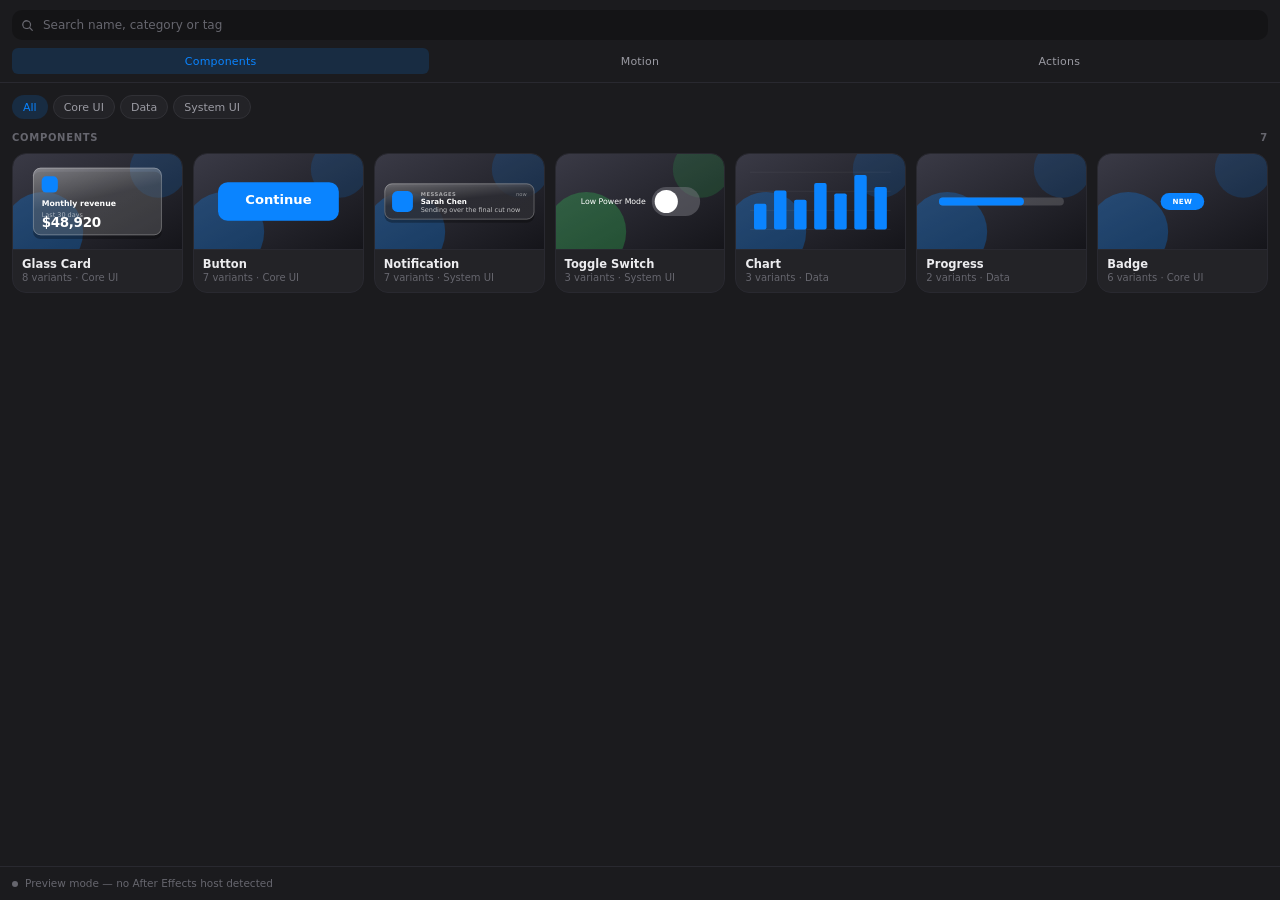
<file: com.applemotion.pro/index.html>
<!DOCTYPE html>
<html lang="en">
<head>
  <meta charset="utf-8">
  <title>Apple Motion UI</title>
  <link rel="stylesheet" href="css/panel.css">
</head>
<body>
  <div class="app">

    <header class="topbar">
      <div class="search" id="searchWrap">
        <svg viewBox="0 0 16 16"><path d="M11.3 10.2a5.5 5.5 0 1 0-1.1 1.1l3.2 3.2a.8.8 0 0 0 1.1-1.1zM7 11a4 4 0 1 1 0-8 4 4 0 0 1 0 8z"/></svg>
        <input id="search" type="text" placeholder="Search name, category or tag" autocomplete="off" spellcheck="false">
        <button class="clear" id="searchClear" title="Clear search" aria-label="Clear search">✕</button>
      </div>
      <nav class="tabs" role="tablist">
        <button class="tab" role="tab" data-view="components" aria-selected="true">Components</button>
        <button class="tab" role="tab" data-view="motion" aria-selected="false">Motion</button>
        <button class="tab" role="tab" data-view="actions" aria-selected="false">Actions</button>
      </nav>
    </header>

    <main class="body" id="body">
      <section class="view" id="view-components"></section>
      <section class="view" id="view-motion" hidden></section>
      <section class="view" id="view-actions" hidden></section>
    </main>

    <footer class="statusbar" id="status" data-state="idle">
      <span class="dot"></span>
      <span class="msg" id="statusMsg">Ready</span>
    </footer>

    <!-- Component builder, slides up over the browser (§25) -->
    <section class="sheet" id="sheet" aria-hidden="true">
      <header class="sheet-head">
        <button class="back" id="sheetBack" title="Back" aria-label="Back">‹</button>
        <div>
          <div class="sheet-title" id="sheetTitle">Component</div>
          <div class="sheet-sub" id="sheetSub"></div>
        </div>
      </header>
      <div class="sheet-body">
        <div class="hero-wrap">
          <div class="hero" id="sheetHero"></div>
          <button class="play" id="sheetPlay" title="Preview the animation" aria-label="Preview the animation">
            <svg viewBox="0 0 16 16" aria-hidden="true"><path d="M4 3.2v9.6c0 .5.5.8 1 .5l7.5-4.8a.6.6 0 0 0 0-1L5 2.7c-.5-.3-1 0-1 .5z"/></svg>
            <span>Preview</span>
          </button>
        </div>
        <div id="sheetSections"></div>
      </div>
      <footer class="sheet-foot">
        <button class="btn" id="sheetReset">Reset</button>
        <button class="btn primary" id="sheetCreate">Create</button>
      </footer>
    </section>

  </div>

  <script src="js/lib/cep-bridge.js"></script>
  <script src="js/lib/controls.js"></script>
  <script src="js/data/tokens.js"></script>
  <script src="js/data/motion.js"></script>
  <script src="js/data/library.js"></script>
  <script src="js/data/previews.js"></script>
  <script src="js/data/animator.js"></script>
  <script src="js/app.js"></script>
</body>
</html>
</file>
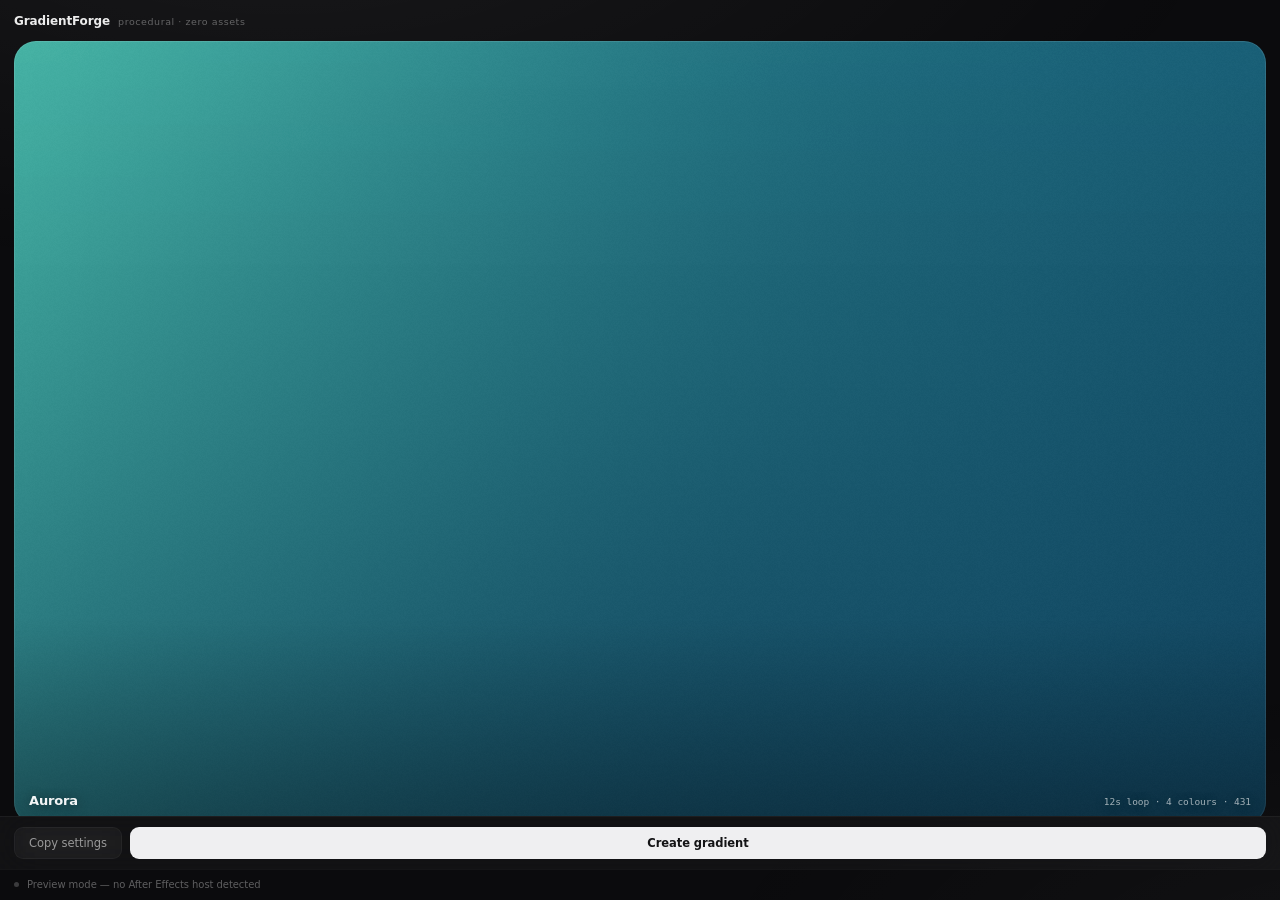
<file: com.gradientforge.pro/index.html>
<!DOCTYPE html>
<html lang="en">
<head>
  <meta charset="utf-8">
  <title>GradientForge</title>
  <link rel="stylesheet" href="css/panel.css">
</head>
<body>
  <div class="app">

    <header class="topbar">
      <span class="wordmark">GradientForge</span>
      <span class="tagline">procedural · zero assets</span>
    </header>

    <main class="body" id="body">
      <section class="view" id="view"></section>
    </main>

    <footer class="dock">
      <p class="dock-hint" id="gfHint" hidden></p>
      <div class="dock-row">
        <button class="ghost" id="gfCopy" title="Copy the parameters as JSON">Copy settings</button>
        <button class="solid" id="gfCreate">Create gradient</button>
      </div>
    </footer>

    <footer class="statusbar" id="status" data-state="idle">
      <span class="dot"></span>
      <span class="msg" id="statusMsg">Ready</span>
    </footer>

  </div>

  <script src="js/lib/cep-bridge.js"></script>
  <script src="js/lib/controls.js"></script>
  <script src="js/data/library.js"></script>
  <script src="js/data/gradients.js"></script>
  <script src="js/data/sdf.js"></script>
  <script src="js/data/gradient-preview.js"></script>
  <script src="js/app.js"></script>
</body>
</html>
</file>
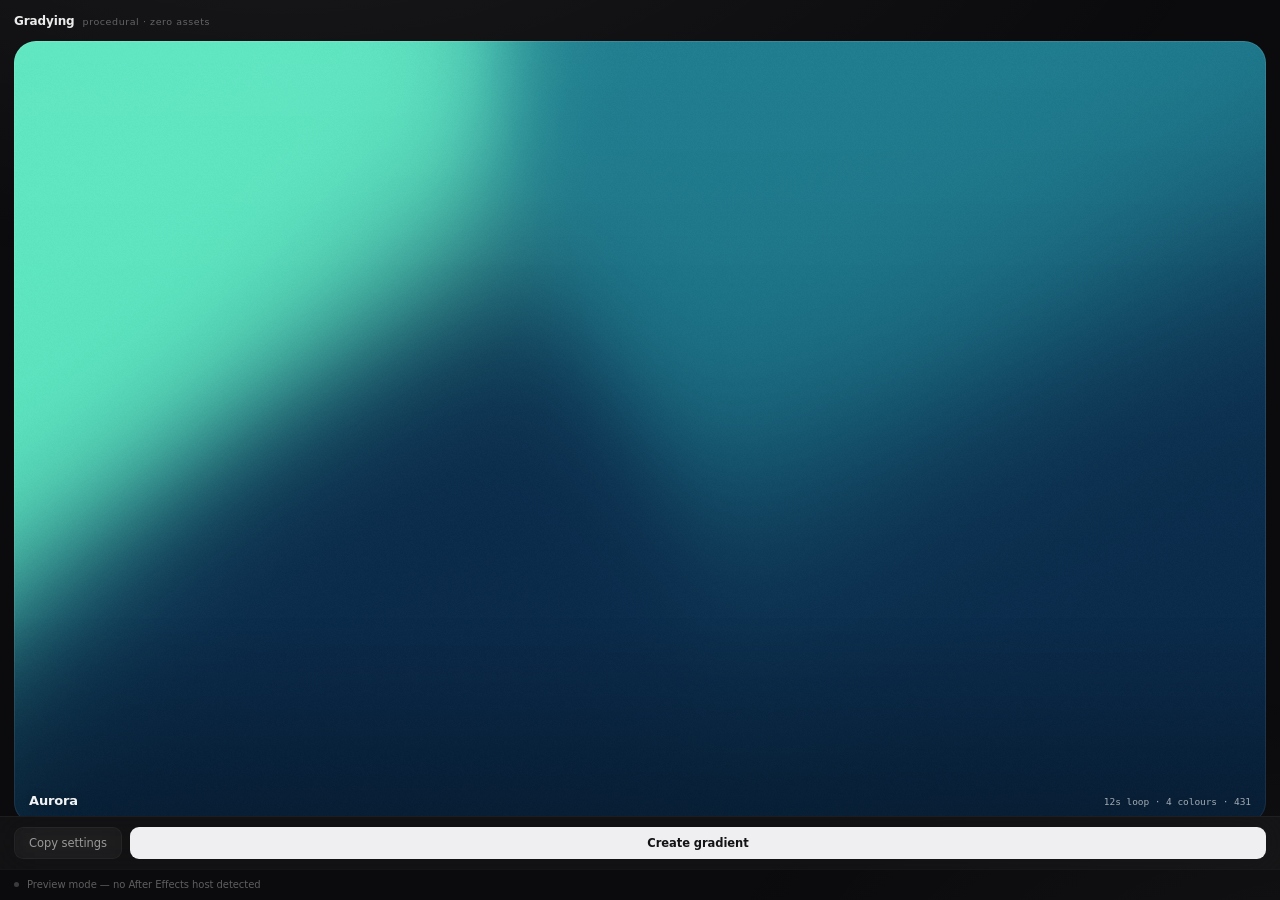
<file: com.gradying.pro/index.html>
<!DOCTYPE html>
<html lang="en">
<head>
  <meta charset="utf-8">
  <title>Gradying</title>
  <link rel="stylesheet" href="css/panel.css">
</head>
<body>
  <div class="app">

    <header class="topbar">
      <span class="wordmark">Gradying</span>
      <span class="tagline">procedural · zero assets</span>
    </header>

    <main class="body" id="body">
      <section class="view" id="view"></section>
    </main>

    <footer class="dock">
      <p class="dock-hint" id="gfHint" hidden></p>
      <div class="dock-row">
        <button class="ghost" id="gfCopy" title="Copy the parameters as JSON">Copy settings</button>
        <button class="solid" id="gfCreate">Create gradient</button>
      </div>
    </footer>

    <footer class="statusbar" id="status" data-state="idle">
      <span class="dot"></span>
      <span class="msg" id="statusMsg">Ready</span>
    </footer>

  </div>

  <script src="js/lib/cep-bridge.js"></script>
  <script src="js/lib/controls.js"></script>
  <script src="js/data/library.js"></script>
  <script src="js/data/gradients.js"></script>
  <script src="js/data/sdf.js"></script>
  <script src="js/data/gradient-preview.js"></script>
  <script src="js/app.js"></script>
</body>
</html>
</file>
<file: com.applemotion.pro/css/panel.css>
/* ==========================================================================
   Apple Motion UI — panel styles
   The panel is docked inside After Effects, so it borrows AE's chrome values
   and spends its colour budget on the component previews instead.
   ========================================================================== */

:root {
  --bg:            #1B1B1E;
  --bg-raised:     #232327;
  --bg-sunken:     #141416;
  --line:          #313136;
  --line-soft:     #292930;
  --text:          #ECECEF;
  --text-dim:      #9A9AA2;
  --text-faint:    #66666E;
  --accent:        #0A84FF;
  --accent-soft:   rgba(10, 132, 255, 0.16);
  --ok:            #30D158;
  --warn:          #FF9F0A;
  --err:           #FF453A;

  --r-sm: 6px;
  --r-md: 10px;
  --r-lg: 14px;

  --font: -apple-system, BlinkMacSystemFont, "SF Pro Text", "Segoe UI", Inter, system-ui, sans-serif;
  --mono: "SF Mono", ui-monospace, Menlo, Consolas, monospace;
}

:root[data-theme="light"] {
  --bg:        #F4F4F6;
  --bg-raised: #FFFFFF;
  --bg-sunken: #E8E8EC;
  --line:      #D6D6DC;
  --line-soft: #E2E2E8;
  --text:      #1C1C1E;
  --text-dim:  #6C6C74;
  --text-faint:#9A9AA2;
  --accent:    #007AFF;
  --accent-soft: rgba(0, 122, 255, 0.12);
}

* { box-sizing: border-box; }

html, body {
  height: 100%;
  margin: 0;
  overflow: hidden;
}

body {
  background: var(--bg);
  color: var(--text);
  font-family: var(--font);
  font-size: 12px;
  line-height: 1.4;
  -webkit-font-smoothing: antialiased;
  user-select: none;
  cursor: default;
}

::-webkit-scrollbar { width: 9px; height: 9px; }
::-webkit-scrollbar-track { background: transparent; }
::-webkit-scrollbar-thumb { background: var(--line); border-radius: 9px; border: 2px solid var(--bg); }
::-webkit-scrollbar-thumb:hover { background: var(--text-faint); }

:focus-visible { outline: 2px solid var(--accent); outline-offset: 1px; border-radius: 3px; }

/* --- shell ------------------------------------------------------------- */

.app {
  position: relative;   /* the parameter sheet is absolutely positioned against this */
  display: flex;
  flex-direction: column;
  height: 100%;
  overflow: hidden;
}

.topbar {
  flex: none;
  padding: 10px 12px 8px;
  border-bottom: 1px solid var(--line-soft);
  background: var(--bg);
}

.search {
  position: relative;
  display: flex;
  align-items: center;
}

.search svg {
  position: absolute;
  left: 9px;
  width: 13px;
  height: 13px;
  fill: var(--text-faint);
  pointer-events: none;
}

.search input[type="text"] {
  width: 100%;
  height: 30px;
  padding: 0 28px 0 30px;
  background: var(--bg-sunken);
  border: 1px solid transparent;
  border-radius: var(--r-md);
  color: var(--text);
  font-family: var(--font);
  font-size: 12px;
  transition: border-color .12s ease, background .12s ease;
}

.search input[type="text"]::placeholder { color: var(--text-faint); }
.search input[type="text"]:focus {
  outline: none;
  border-color: var(--accent);
  background: var(--bg-raised);
}

.search .clear {
  position: absolute;
  right: 6px;
  width: 18px;
  height: 18px;
  border: 0;
  border-radius: 50%;
  background: var(--line);
  color: var(--text-dim);
  font-size: 11px;
  line-height: 1;
  cursor: pointer;
  display: none;
}
.search.has-value .clear { display: block; }

.tabs {
  display: flex;
  gap: 2px;
  margin-top: 8px;
}

.tab {
  flex: 1;
  height: 26px;
  border: 0;
  border-radius: var(--r-sm);
  background: transparent;
  color: var(--text-dim);
  font-family: var(--font);
  font-size: 11px;
  font-weight: 500;
  letter-spacing: 0.2px;
  cursor: pointer;
  transition: background .1s ease, color .1s ease;
}
.tab:hover { color: var(--text); background: var(--bg-raised); }
.tab[aria-selected="true"] {
  background: var(--accent-soft);
  color: var(--accent);
}

/* --- scroll body ------------------------------------------------------- */

.body {
  flex: 1;
  overflow-y: auto;
  overflow-x: hidden;
  padding: 12px;
}

.view[hidden] { display: none; }

.section-label {
  display: flex;
  align-items: center;
  justify-content: space-between;
  margin: 2px 0 8px;
  font-size: 10px;
  font-weight: 600;
  letter-spacing: 0.7px;
  text-transform: uppercase;
  color: var(--text-faint);
}
.section-label + .section-label { margin-top: 18px; }

/* --- component grid ---------------------------------------------------- */

.grid {
  display: grid;
  grid-template-columns: repeat(auto-fill, minmax(150px, 1fr));
  gap: 10px;
}

.tile {
  position: relative;
  padding: 0;
  border: 1px solid var(--line-soft);
  border-radius: var(--r-lg);
  background: var(--bg-raised);
  overflow: hidden;
  cursor: pointer;
  text-align: left;
  font-family: var(--font);
  color: inherit;
  transition: border-color .12s ease, transform .12s ease;
}
.tile:hover { border-color: var(--accent); }
.tile:active { transform: scale(0.985); }

.tile-art {
  display: block;
  aspect-ratio: 16 / 9;
  background: var(--bg-sunken);
  overflow: hidden;
}
.tile-art svg { display: block; width: 100%; height: 100%; }

.tile-meta {
  display: block;
  padding: 7px 9px 9px;
  border-top: 1px solid var(--line-soft);
}

.tile-name {
  display: block;
  font-size: 11.5px;
  font-weight: 600;
  color: var(--text);
}

.tile-cat {
  display: block;
  margin-top: 1px;
  font-size: 10px;
  color: var(--text-faint);
}

/* --- motion + action rows ---------------------------------------------- */

.row-list { display: flex; flex-direction: column; gap: 5px; }

.row {
  display: flex;
  align-items: center;
  gap: 9px;
  width: 100%;
  padding: 8px 10px;
  border: 1px solid var(--line-soft);
  border-radius: var(--r-md);
  background: var(--bg-raised);
  color: inherit;
  font-family: var(--font);
  text-align: left;
  cursor: pointer;
  transition: border-color .12s ease, background .12s ease;
}
.row:hover { border-color: var(--accent); }

.row-curve {
  flex: none;
  width: 34px;
  height: 22px;
  border-radius: var(--r-sm);
  background: var(--bg-sunken);
}
.row-curve svg { display: block; width: 100%; height: 100%; }

.row-text { flex: 1; min-width: 0; }
.row-name { display: block; font-size: 11.5px; font-weight: 600; }
.row-blurb {
  display: block;
  font-size: 10px;
  color: var(--text-faint);
  white-space: nowrap;
  overflow: hidden;
  text-overflow: ellipsis;
}
.row-dur {
  flex: none;
  font-family: var(--mono);
  font-size: 10px;
  color: var(--text-faint);
}

/* --- inspector (parameter sheet) --------------------------------------- */

.sheet {
  position: absolute;
  inset: 0;
  display: flex;
  flex-direction: column;
  background: var(--bg);
  transform: translateY(100%);
  transition: transform .22s cubic-bezier(0.32, 0.72, 0, 1);
  z-index: 20;
}
.sheet.open { transform: translateY(0); }

.sheet-head {
  flex: none;
  display: flex;
  align-items: center;
  gap: 8px;
  padding: 10px 12px;
  border-bottom: 1px solid var(--line-soft);
}

.back {
  width: 24px;
  height: 24px;
  flex: none;
  border: 1px solid var(--line);
  border-radius: var(--r-sm);
  background: var(--bg-raised);
  color: var(--text-dim);
  cursor: pointer;
  font-size: 13px;
  line-height: 1;
}
.back:hover { color: var(--text); border-color: var(--accent); }

.sheet-title { font-size: 12.5px; font-weight: 600; }
.sheet-sub { font-size: 10px; color: var(--text-faint); }

.sheet-body {
  flex: 1;
  overflow-y: auto;
  padding: 12px;
}

.hero {
  border: 1px solid var(--line-soft);
  border-radius: var(--r-lg);
  overflow: hidden;
  background: var(--bg-sunken);
  aspect-ratio: 16 / 9;
}
.hero svg { display: block; width: 100%; height: 100%; }

.hero-note {
  margin: 6px 0 14px;
  font-size: 10px;
  color: var(--text-faint);
}

/* --- fields ------------------------------------------------------------ */

.field {
  display: flex;
  align-items: center;
  gap: 8px;
  min-height: 28px;
  padding: 3px 0;
}
.field[hidden] { display: none; }

.field label {
  flex: none;
  width: 82px;
  font-size: 11px;
  color: var(--text-dim);
}

.field .control { flex: 1; display: flex; align-items: center; gap: 7px; min-width: 0; }

input[type="text"],
input[type="number"],
select {
  width: 100%;
  height: 26px;
  padding: 0 7px;
  background: var(--bg-sunken);
  border: 1px solid var(--line-soft);
  border-radius: var(--r-sm);
  color: var(--text);
  font-family: var(--font);
  font-size: 11.5px;
}
input[type="number"] { font-family: var(--mono); width: 58px; flex: none; text-align: right; }
input:focus, select:focus { outline: none; border-color: var(--accent); }

select { cursor: pointer; appearance: none; padding-right: 20px;
  background-image: linear-gradient(45deg, transparent 50%, var(--text-faint) 50%),
                    linear-gradient(135deg, var(--text-faint) 50%, transparent 50%);
  background-position: calc(100% - 11px) 11px, calc(100% - 7px) 11px;
  background-size: 4px 4px, 4px 4px;
  background-repeat: no-repeat;
}

input[type="range"] {
  flex: 1;
  height: 3px;
  min-width: 0;
  appearance: none;
  background: var(--line);
  border-radius: 3px;
  cursor: pointer;
}
input[type="range"]::-webkit-slider-thumb {
  appearance: none;
  width: 12px; height: 12px;
  border-radius: 50%;
  background: var(--text);
  border: 0;
  cursor: grab;
}
input[type="range"]:active::-webkit-slider-thumb { background: var(--accent); cursor: grabbing; }

.switch {
  position: relative;
  width: 34px; height: 20px;
  flex: none;
  border: 0;
  border-radius: 20px;
  background: var(--line);
  cursor: pointer;
  transition: background .16s cubic-bezier(0.32, 0.72, 0, 1);
  padding: 0;
}
.switch::after {
  content: "";
  position: absolute;
  top: 2px; left: 2px;
  width: 16px; height: 16px;
  border-radius: 50%;
  background: #fff;
  transition: transform .16s cubic-bezier(0.32, 0.72, 0, 1);
}
.switch[aria-checked="true"] { background: var(--ok); }
.switch[aria-checked="true"]::after { transform: translateX(14px); }

/* --- footer ------------------------------------------------------------ */

.sheet-foot,
.statusbar {
  flex: none;
  padding: 9px 12px;
  border-top: 1px solid var(--line-soft);
  background: var(--bg);
}

.sheet-foot { display: flex; gap: 7px; }

.btn {
  height: 30px;
  padding: 0 13px;
  border: 1px solid var(--line);
  border-radius: var(--r-md);
  background: var(--bg-raised);
  color: var(--text);
  font-family: var(--font);
  font-size: 11.5px;
  font-weight: 500;
  cursor: pointer;
  transition: border-color .1s ease, background .1s ease, opacity .1s ease;
}
.btn:hover { border-color: var(--text-faint); }
.btn:disabled { opacity: 0.45; cursor: default; }

.btn.primary {
  flex: 1;
  background: var(--accent);
  border-color: var(--accent);
  color: #fff;
  font-weight: 600;
}
.btn.primary:hover { filter: brightness(1.08); }

.statusbar {
  display: flex;
  align-items: center;
  gap: 7px;
  font-size: 10.5px;
  color: var(--text-faint);
  min-height: 32px;
}

.dot {
  width: 6px; height: 6px;
  flex: none;
  border-radius: 50%;
  background: var(--text-faint);
}
.statusbar[data-state="ok"]   .dot { background: var(--ok); }
.statusbar[data-state="busy"] .dot { background: var(--warn); }
.statusbar[data-state="err"]  .dot { background: var(--err); }
.statusbar[data-state="err"]  .msg { color: var(--err); }

.msg { flex: 1; min-width: 0; overflow: hidden; text-overflow: ellipsis; white-space: nowrap; }

/* --- empty state ------------------------------------------------------- */

.empty {
  padding: 34px 16px;
  text-align: center;
  color: var(--text-faint);
}
.empty strong { display: block; color: var(--text-dim); font-size: 12px; margin-bottom: 3px; }

/* --- chips (categories, variants, animation presets) ------------------- */

.cats {
  display: flex;
  flex-wrap: wrap;
  gap: 5px;
  margin-bottom: 12px;
}

.chips {
  display: flex;
  flex-wrap: wrap;
  gap: 5px;
  margin-bottom: 4px;
}

.chip {
  display: inline-flex;
  align-items: center;
  gap: 5px;
  height: 24px;
  padding: 0 10px;
  border: 1px solid var(--line);
  border-radius: 20px;
  background: var(--bg-raised);
  color: var(--text-dim);
  font-family: var(--font);
  font-size: 11px;
  font-weight: 500;
  cursor: pointer;
  white-space: nowrap;
  transition: border-color .1s ease, color .1s ease, background .1s ease;
}
.chip:hover { color: var(--text); border-color: var(--text-faint); }
.chip.on {
  background: var(--accent-soft);
  border-color: transparent;
  color: var(--accent);
}
.chip.anim { padding-left: 5px; }
.chip-curve {
  width: 22px; height: 15px;
  flex: none;
  border-radius: 4px;
  background: var(--bg-sunken);
  display: inline-flex;
}
.chip-curve svg { width: 100%; height: 100%; display: block; }

/* --- builder sections -------------------------------------------------- */

.bsection {
  padding: 12px 0;
  border-top: 1px solid var(--line-soft);
}
.bsection:first-child { border-top: 0; padding-top: 4px; }
.bsection-title {
  margin-bottom: 9px;
  font-size: 10px;
  font-weight: 600;
  letter-spacing: 0.7px;
  text-transform: uppercase;
  color: var(--text-faint);
}
.bnote {
  margin: 6px 0 0;
  font-size: 10px;
  color: var(--text-faint);
}

/* --- hero preview + play button ---------------------------------------- */

.hero-wrap { position: relative; margin-bottom: 4px; }

.play {
  position: absolute;
  right: 8px;
  bottom: 8px;
  display: inline-flex;
  align-items: center;
  gap: 5px;
  height: 26px;
  padding: 0 11px 0 9px;
  border: 0;
  border-radius: 20px;
  background: rgba(10, 10, 12, 0.55);
  color: #fff;
  font-family: var(--font);
  font-size: 11px;
  font-weight: 600;
  cursor: pointer;
  backdrop-filter: blur(8px);
  -webkit-backdrop-filter: blur(8px);
  transition: background .12s ease, transform .12s ease;
}
.play:hover { background: var(--accent); }
.play:active { transform: scale(0.96); }
.play svg { width: 12px; height: 12px; fill: currentColor; }

/* --- gradient tab (§7) -------------------------------------------------- */

.gf-hero-wrap { position: relative; margin-bottom: 6px; }
.gf-hero-wrap + .bnote { margin-bottom: 16px; }

.gf-hero {
  display: block;
  width: 100%;
  aspect-ratio: 16 / 9;
  border: 1px solid var(--line-soft);
  border-radius: var(--r-lg);
  background: var(--bg-sunken);
}

.gf-hero-bar {
  position: absolute;
  left: 8px; right: 8px; bottom: 8px;
  display: flex;
  align-items: center;
  gap: 6px;
}

.gf-pill {
  height: 24px;
  padding: 0 10px;
  border: 0;
  border-radius: 20px;
  background: rgba(10, 10, 12, 0.55);
  color: #fff;
  font-family: var(--font);
  font-size: 10.5px;
  font-weight: 600;
  cursor: pointer;
  backdrop-filter: blur(8px);
  -webkit-backdrop-filter: blur(8px);
}
.gf-pill:hover { background: var(--accent); }
.gf-pill:active { transform: scale(0.96); }

.gf-badge {
  margin-left: auto;
  padding: 3px 8px;
  border-radius: 20px;
  background: rgba(10, 10, 12, 0.45);
  color: rgba(255, 255, 255, 0.86);
  font-family: var(--mono);
  font-size: 9.5px;
  backdrop-filter: blur(8px);
  -webkit-backdrop-filter: blur(8px);
}

.bnote.warn { color: var(--warn); }

.gf-presets {
  display: grid;
  grid-template-columns: repeat(auto-fill, minmax(88px, 1fr));
  gap: 7px;
}

.gf-preset {
  padding: 0;
  border: 1px solid var(--line-soft);
  border-radius: var(--r-md);
  background: var(--bg-raised);
  overflow: hidden;
  cursor: pointer;
  font-family: var(--font);
  color: inherit;
  transition: border-color .12s ease, transform .12s ease;
}
.gf-preset:hover { border-color: var(--text-faint); }
.gf-preset:active { transform: scale(0.98); }
.gf-preset.on { border-color: var(--accent); }

.gf-preset-art {
  display: block;
  width: 100%;
  aspect-ratio: 16 / 10;
  background: var(--bg-sunken);
}

.gf-preset-name {
  display: block;
  padding: 5px 7px 6px;
  border-top: 1px solid var(--line-soft);
  font-size: 10px;
  font-weight: 600;
  color: var(--text-dim);
  white-space: nowrap;
  overflow: hidden;
  text-overflow: ellipsis;
}

/* colour stops */

.gf-stops {
  display: flex;
  flex-wrap: wrap;
  align-items: center;
  gap: 6px;
  margin-bottom: 9px;
}

.gf-stop { position: relative; }

.gf-stop-rm {
  position: absolute;
  top: -5px; right: -5px;
  width: 14px; height: 14px;
  padding: 0;
  border: 1px solid var(--line);
  border-radius: 50%;
  background: var(--bg-raised);
  color: var(--text-dim);
  font-size: 9px;
  line-height: 1;
  cursor: pointer;
  opacity: 0;
  transition: opacity .1s ease;
}
.gf-stop:hover .gf-stop-rm { opacity: 1; }
.gf-stop-rm:hover { color: var(--err); border-color: var(--err); }

.gf-stop-add {
  width: 30px; height: 30px;
  border: 1px dashed var(--line);
  border-radius: var(--r-sm);
  background: transparent;
  color: var(--text-faint);
  font-size: 14px;
  line-height: 1;
  cursor: pointer;
}
.gf-stop-add:hover { color: var(--accent); border-color: var(--accent); }

input[type="color"] {
  width: 30px; height: 30px;
  padding: 0;
  border: 1px solid var(--line);
  border-radius: var(--r-sm);
  background: var(--bg-sunken);
  cursor: pointer;
}
input[type="color"]::-webkit-color-swatch-wrapper { padding: 2px; }
input[type="color"]::-webkit-color-swatch { border: 0; border-radius: 3px; }
.field .control input[type="color"] { flex: none; }

.gf-actions {
  display: flex;
  gap: 7px;
  padding: 12px 0 4px;
  border-top: 1px solid var(--line-soft);
}

@media (prefers-reduced-motion: reduce) {
  * { transition-duration: 0.01ms !important; }
}
</file>
<file: com.gradientforge.pro/css/panel.css>
/* ==========================================================================
   GradientForge — panel styles

   Very dark charcoal, then a few translucent sheets above it. Depth comes from
   hairlines, restrained blur and a little ambient light rather than shadow, so
   the interface reads as thin glass floating over the work.

   Every UI value is a neutral. The gradient is the only saturated thing on
   screen — a coloured interface would shift the colour judgement this panel
   exists to support.
   ========================================================================== */

:root {
  --bg:          #0B0B0D;
  --bg-lift:     #101012;

  /* translucent sheets, in rising order of presence */
  --sheet-1:     rgba(255, 255, 255, 0.030);
  --sheet-2:     rgba(255, 255, 255, 0.050);
  --sheet-3:     rgba(255, 255, 255, 0.075);
  --hair:        rgba(255, 255, 255, 0.070);
  --hair-soft:   rgba(255, 255, 255, 0.045);
  --specular:    rgba(255, 255, 255, 0.115);

  --ink:         rgba(255, 255, 255, 0.92);
  --ink-2:       rgba(255, 255, 255, 0.55);
  --ink-3:       rgba(255, 255, 255, 0.34);
  --ink-4:       rgba(255, 255, 255, 0.20);

  --knob:        #F4F4F6;
  --solid:       #EFEFF1;
  --solid-ink:   #131315;
  --track:       rgba(255, 255, 255, 0.11);
  --track-fill:  rgba(255, 255, 255, 0.46);

  --r-stage:  22px;
  --r-panel:  16px;
  --r-card:   11px;
  --r-pill:   8px;

  --font: -apple-system, BlinkMacSystemFont, "SF Pro Text", "SF Pro Display",
          "Segoe UI", Inter, system-ui, sans-serif;
  --mono: "SF Mono", ui-monospace, SFMono-Regular, Menlo, Consolas, monospace;

  --pad: 14px;
}

:root[data-theme="light"] {
  --bg:         #ECECEE;
  --bg-lift:    #F4F4F6;
  --sheet-1:    rgba(255, 255, 255, 0.62);
  --sheet-2:    rgba(255, 255, 255, 0.80);
  --sheet-3:    rgba(0, 0, 0, 0.045);
  --hair:       rgba(0, 0, 0, 0.09);
  --hair-soft:  rgba(0, 0, 0, 0.055);
  --specular:   rgba(255, 255, 255, 0.85);
  --ink:        rgba(0, 0, 0, 0.88);
  --ink-2:      rgba(0, 0, 0, 0.55);
  --ink-3:      rgba(0, 0, 0, 0.36);
  --ink-4:      rgba(0, 0, 0, 0.20);
  --knob:       #FFFFFF;
  --solid:      #1C1C1E;
  --solid-ink:  #FAFAFA;
  --track:      rgba(0, 0, 0, 0.13);
  --track-fill: rgba(0, 0, 0, 0.45);
}

* { box-sizing: border-box; }

html, body { height: 100%; margin: 0; overflow: hidden; }

body {
  background: var(--bg);
  color: var(--ink);
  font-family: var(--font);
  font-size: 12px;
  line-height: 1.45;
  letter-spacing: -0.005em;
  -webkit-font-smoothing: antialiased;
  user-select: none;
  cursor: default;
}

/* Ambient light: two very soft achromatic washes, no colour cast. */
body::before {
  content: "";
  position: fixed;
  inset: 0;
  pointer-events: none;
  background:
    radial-gradient(120% 62% at 22% -8%,  rgba(255, 255, 255, 0.055), transparent 62%),
    radial-gradient(90% 50% at 108% 106%, rgba(255, 255, 255, 0.030), transparent 60%);
}
:root[data-theme="light"] body::before {
  background: radial-gradient(120% 62% at 22% -8%, rgba(255, 255, 255, 0.9), transparent 64%);
}

/* --- shell ------------------------------------------------------------- */

.app {
  position: relative;
  display: flex;
  flex-direction: column;
  height: 100%;
  overflow: hidden;
}

.topbar {
  flex: none;
  display: flex;
  align-items: baseline;
  gap: 8px;
  padding: 13px var(--pad) 11px;
}

.wordmark {
  font-size: 12px;
  font-weight: 590;
  letter-spacing: -0.01em;
  color: var(--ink);
}

.tagline {
  font-size: 9.5px;
  letter-spacing: 0.06em;
  color: var(--ink-3);
}

.body {
  flex: 1;
  overflow-y: auto;
  overflow-x: hidden;
  padding: 0 var(--pad) 18px;
}

/* --- the canvas -------------------------------------------------------- */

.stage {
  position: relative;
  margin-bottom: 18px;
  border-radius: var(--r-stage);
  overflow: hidden;
  isolation: isolate;
}

.canvas {
  display: block;
  width: 100%;
  aspect-ratio: 4 / 3;
  background: var(--bg-lift);
}

/* A hairline inside the corner radius, brighter along the top edge — the
   specular a physical bezel would catch. No outer shadow anywhere. */
.stage-ring {
  position: absolute;
  inset: 0;
  border-radius: inherit;
  pointer-events: none;
  box-shadow: inset 0 0 0 1px rgba(255, 255, 255, 0.10);
}
.stage-ring::before {
  content: "";
  position: absolute;
  inset: 0 0 auto;
  height: 44%;
  border-radius: inherit;
  background: linear-gradient(180deg, var(--specular), transparent 74%);
  opacity: 0.30;
  mix-blend-mode: overlay;
}

.stage-ring::after {
  content: "";
  position: absolute;
  inset: auto 0 0;
  height: 34%;
  border-radius: inherit;
  background: linear-gradient(0deg, rgba(0, 0, 0, 0.30), transparent 78%);
}

.stage-info {
  position: absolute;
  left: 15px; right: 15px; bottom: 13px;
  display: flex;
  align-items: baseline;
  justify-content: space-between;
  gap: 10px;
  pointer-events: none;
  text-shadow: 0 1px 12px rgba(0, 0, 0, 0.45);
}

.stage-name {
  font-size: 13px;
  font-weight: 590;
  letter-spacing: -0.012em;
  color: rgba(255, 255, 255, 0.95);
}

.stage-meta {
  font-family: var(--mono);
  font-size: 9.5px;
  font-variant-numeric: tabular-nums;
  color: rgba(255, 255, 255, 0.62);
  white-space: nowrap;
}

/* --- section furniture ------------------------------------------------- */

.eyebrow {
  font-size: 9px;
  font-weight: 600;
  letter-spacing: 0.15em;
  text-transform: uppercase;
  color: var(--ink-3);
}

.note {
  margin: 8px 2px 0;
  font-size: 10px;
  line-height: 1.5;
  color: var(--ink-3);
}
.note.warn { color: var(--ink-2); }
.note.empty { padding: 22px 0; text-align: center; }

/* Every glass sheet is the same recipe: low-opacity fill, one hairline, a
   little blur, and a top-edge specular. */
.panel {
  position: relative;
  padding: 12px 13px;
  border: 1px solid var(--hair-soft);
  border-radius: var(--r-panel);
  background: var(--sheet-1);
  backdrop-filter: blur(18px) saturate(120%);
  -webkit-backdrop-filter: blur(18px) saturate(120%);
}
.panel::before {
  content: "";
  position: absolute;
  inset: 0 0 auto;
  height: 1px;
  border-radius: inherit;
  background: linear-gradient(90deg, transparent, var(--specular) 22%, var(--specular) 78%, transparent);
  opacity: 0.5;
}

/* --- mode selector ----------------------------------------------------- */

.modes {
  display: inline-flex;
  gap: 2px;
  margin-bottom: 12px;
  padding: 2px;
  border: 1px solid var(--hair-soft);
  border-radius: 9px;
  background: var(--sheet-1);
  backdrop-filter: blur(14px);
  -webkit-backdrop-filter: blur(14px);
}

.seg {
  height: 24px;
  padding: 0 13px;
  border: 0;
  border-radius: 7px;
  background: transparent;
  color: var(--ink-3);
  font-family: var(--font);
  font-size: 11px;
  font-weight: 500;
  cursor: pointer;
  transition: background .14s ease, color .14s ease;
}
.seg:hover { color: var(--ink-2); }
.seg.on { background: var(--sheet-3); color: var(--ink); }
.seg:focus-visible { outline: 1px solid var(--ink-3); outline-offset: 1px; }

.geometry { margin-bottom: 14px; padding: 6px 13px 8px; }
.geometry[hidden] { display: none; }

/* --- library shelf ----------------------------------------------------- */

.shelf { margin-bottom: 16px; }

.shelf-head {
  display: flex;
  align-items: baseline;
  justify-content: space-between;
  margin-bottom: 9px;
}

.count {
  font-family: var(--mono);
  font-size: 9.5px;
  font-variant-numeric: tabular-nums;
  color: var(--ink-4);
}

.search {
  width: 100%;
  height: 30px;
  margin-bottom: 9px;
  padding: 0 11px;
  border: 1px solid var(--hair-soft);
  border-radius: var(--r-pill);
  background: var(--sheet-1);
  color: var(--ink);
  font-family: var(--font);
  font-size: 11.5px;
  backdrop-filter: blur(14px);
  -webkit-backdrop-filter: blur(14px);
}
.search::placeholder { color: var(--ink-4); }
.search:focus { outline: none; border-color: var(--hair); background: var(--sheet-2); }

 /* Wrapping, not scrolling: a docked panel is narrow and has no horizontal
   scrollbar to discover, so a chip that sits off the right edge is a chip
   nobody finds. Rows past the second are behind "More". */
.chips {
  display: flex;
  flex-wrap: wrap;
  gap: 5px;
  max-height: 53px;
  overflow: hidden;
}
.chips.open { max-height: none; }

.chips-foot { display: flex; margin: 5px 0 10px; }
.chips-foot .chips-more[hidden] { display: none; }

.chips-more {
  height: 24px;
  padding: 0 10px;
  border: 1px dashed var(--hair);
  border-radius: 7px;
  background: none;
  color: var(--ink-3);
  font-family: var(--font);
  font-size: 10.5px;
  font-weight: 500;
  cursor: pointer;
  white-space: nowrap;
}
.chips-more:hover { color: var(--ink); border-color: var(--ink-4); }

.chip {
  flex: 0 0 auto;
  height: 24px;
  padding: 0 10px;
  border: 1px solid transparent;
  border-radius: 7px;
  background: var(--sheet-1);
  color: var(--ink-3);
  font-family: var(--font);
  font-size: 10.5px;
  font-weight: 500;
  letter-spacing: 0.005em;
  cursor: pointer;
  white-space: nowrap;
  transition: color .14s ease, background .14s ease, border-color .14s ease;
}
.chip:hover { color: var(--ink-2); }
.chip.on {
  background: var(--sheet-3);
  border-color: var(--hair);
  color: var(--ink);
}

.cards {
  display: grid;
  grid-template-columns: repeat(auto-fill, minmax(96px, 1fr));
  gap: 9px;
  max-height: 300px;
  overflow-y: auto;
  padding: 1px 2px 2px 1px;
  scrollbar-width: thin;
  scrollbar-color: var(--ink-4) transparent;
}
.cards::-webkit-scrollbar { width: 4px; }
.cards::-webkit-scrollbar-thumb { background: var(--ink-4); border-radius: 4px; }
.cards::-webkit-scrollbar-track { background: transparent; }
.cards .empty { grid-column: 1 / -1; }

/* A card is its own picture and a whisper of a label. No frame, no chrome. */
.card {
  position: relative;
  display: block;
  padding: 0;
  border: 0;
  background: none;
  cursor: pointer;
  font-family: var(--font);
  text-align: left;
  transition: transform .16s cubic-bezier(0.32, 0.72, 0, 1);
}
.card:active { transform: scale(0.985); }

.card-art {
  display: block;
  width: 100%;
  aspect-ratio: 4 / 3;
  border-radius: var(--r-card);
  background: var(--sheet-1);
  box-shadow: inset 0 0 0 1px rgba(255, 255, 255, 0.055);
}
.card:hover .card-art { box-shadow: inset 0 0 0 1px rgba(255, 255, 255, 0.16); }
.card.on .card-art {
  box-shadow: inset 0 0 0 1px rgba(255, 255, 255, 0.30),
              0 0 0 1px rgba(255, 255, 255, 0.16);
}

.card-name {
  display: block;
  margin-top: 6px;
  padding: 0 1px;
  font-size: 10px;
  font-weight: 500;
  letter-spacing: -0.004em;
  color: var(--ink-3);
  white-space: nowrap;
  overflow: hidden;
  text-overflow: ellipsis;
}
.card:hover .card-name { color: var(--ink-2); }
.card.on .card-name { color: var(--ink); }

/* --- palette ----------------------------------------------------------- */

.palette {
  display: flex;
  align-items: center;
  gap: 10px;
  padding: 10px 11px;
}

.chips-row {
  display: flex;
  flex-wrap: wrap;
  align-items: center;
  gap: 6px;
  flex: 1;
  min-width: 0;
}

/* Colour chips: small, softly rounded, ringed rather than bordered. */
.swatch { position: relative; display: inline-flex; }

.swatch input[type="color"],
input[type="color"].chip {
  width: 26px; height: 26px;
  padding: 0;
  border: 0;
  border-radius: 7px;
  background: transparent;
  cursor: pointer;
  box-shadow: inset 0 0 0 1px rgba(255, 255, 255, 0.14),
              inset 0 1px 0 0 rgba(255, 255, 255, 0.16);
}
input[type="color"]::-webkit-color-swatch-wrapper { padding: 0; }
input[type="color"]::-webkit-color-swatch { border: 0; border-radius: 7px; }

.swatch-rm {
  position: absolute;
  top: -5px; right: -5px;
  width: 14px; height: 14px;
  padding: 0;
  border: 1px solid var(--hair);
  border-radius: 50%;
  background: var(--bg-lift);
  color: var(--ink-2);
  font-size: 9px;
  line-height: 1;
  cursor: pointer;
  opacity: 0;
  transition: opacity .14s ease;
}
.swatch:hover .swatch-rm { opacity: 1; }
.swatch-rm:hover { color: var(--ink); }

.swatch-add {
  width: 26px; height: 26px;
  border: 1px dashed var(--hair);
  border-radius: 7px;
  background: none;
  color: var(--ink-4);
  font-size: 13px;
  line-height: 1;
  cursor: pointer;
  transition: color .14s ease, border-color .14s ease;
}
.swatch-add:hover { color: var(--ink-2); border-color: var(--ink-4); }

/* --- controls ---------------------------------------------------------- */

.controls { margin-top: 10px; padding: 6px 13px 8px; }

.field {
  display: flex;
  align-items: center;
  gap: 12px;
  min-height: 34px;
  padding: 4px 0;
}
.field[hidden] { display: none; }
.field + .field { border-top: 1px solid var(--hair-soft); }

.field label {
  flex: none;
  width: 72px;
  font-size: 9px;
  font-weight: 600;
  letter-spacing: 0.14em;
  text-transform: uppercase;
  color: var(--ink-3);
}

.field .control {
  flex: 1;
  display: flex;
  align-items: center;
  gap: 10px;
  min-width: 0;
}

/* Thin track, filled to the knob, tiny value pill on the right. */
input[type="range"] {
  flex: 1;
  height: 2px;
  min-width: 0;
  appearance: none;
  -webkit-appearance: none;
  border-radius: 2px;
  background: linear-gradient(90deg,
              var(--track-fill) 0 var(--fill, 0%),
              var(--track) var(--fill, 0%) 100%);
  cursor: pointer;
}
input[type="range"]::-webkit-slider-thumb {
  -webkit-appearance: none;
  width: 13px; height: 13px;
  margin-top: 0;
  border: 0;
  border-radius: 50%;
  background: var(--knob);
  box-shadow: 0 0 0 0.5px rgba(0, 0, 0, 0.28), 0 1px 3px rgba(0, 0, 0, 0.45);
  cursor: grab;
}
input[type="range"]:active::-webkit-slider-thumb { cursor: grabbing; transform: scale(0.94); }
input[type="range"]:focus { outline: none; }
input[type="range"]:focus-visible::-webkit-slider-thumb {
  box-shadow: 0 0 0 3px rgba(255, 255, 255, 0.18);
}

.val {
  flex: none;
  width: 40px;
  height: 21px;
  padding: 0 5px;
  border: 0;
  border-radius: 6px;
  background: var(--sheet-1);
  color: var(--ink-2);
  font-family: var(--mono);
  font-size: 10px;
  font-variant-numeric: tabular-nums;
  text-align: right;
  -moz-appearance: textfield;
}
.val::-webkit-outer-spin-button,
.val::-webkit-inner-spin-button { -webkit-appearance: none; margin: 0; }
.val:focus { outline: none; background: var(--sheet-3); color: var(--ink); }

input[type="text"],
select {
  width: 100%;
  height: 26px;
  padding: 0 8px;
  border: 1px solid var(--hair-soft);
  border-radius: 7px;
  background: var(--sheet-1);
  color: var(--ink);
  font-family: var(--font);
  font-size: 11px;
}
input[type="text"]::placeholder { color: var(--ink-4); }
input[type="text"]:focus, select:focus { outline: none; border-color: var(--hair); }

select {
  cursor: pointer;
  appearance: none;
  -webkit-appearance: none;
  padding-right: 22px;
  background-image: linear-gradient(45deg, transparent 50%, var(--ink-3) 50%),
                    linear-gradient(135deg, var(--ink-3) 50%, transparent 50%);
  background-position: calc(100% - 12px) 11px, calc(100% - 8px) 11px;
  background-size: 4px 4px, 4px 4px;
  background-repeat: no-repeat;
}

.switch {
  position: relative;
  width: 32px; height: 19px;
  flex: none;
  border: 0;
  border-radius: 19px;
  background: var(--track);
  cursor: pointer;
  padding: 0;
  transition: background .18s cubic-bezier(0.32, 0.72, 0, 1);
}
.switch::after {
  content: "";
  position: absolute;
  top: 2px; left: 2px;
  width: 15px; height: 15px;
  border-radius: 50%;
  background: var(--ink-2);
  transition: transform .18s cubic-bezier(0.32, 0.72, 0, 1), background .18s ease;
}
.switch[aria-checked="true"] { background: rgba(255, 255, 255, 0.24); }
.switch[aria-checked="true"]::after { transform: translateX(13px); background: var(--knob); }

/* --- actions ----------------------------------------------------------- */

.actions {
  display: flex;
  gap: 8px;
  margin-top: 12px;
}
/* The action bar sits outside the scroller, so it is always in reach. */
.dock {
  flex: none;
  display: flex;
  flex-direction: column;
  gap: 7px;
  padding: 10px var(--pad);
  border-top: 1px solid var(--hair-soft);
  background: var(--sheet-1);
  backdrop-filter: blur(22px) saturate(120%);
  -webkit-backdrop-filter: blur(22px) saturate(120%);
}

.dock-row { display: flex; gap: 8px; }

/* A disabled Create has to say why on the surface, not only on hover. */
.dock-hint {
  margin: 0;
  font-size: 10.5px;
  line-height: 1.35;
  letter-spacing: -0.005em;
  color: var(--ink-3);
}
.dock-hint[data-state="blocked"] { color: var(--ink-2); }

.actions-sub { margin-top: 8px; }

.ghost, .solid {
  height: 32px;
  padding: 0 14px;
  border-radius: 9px;
  font-family: var(--font);
  font-size: 11.5px;
  font-weight: 500;
  letter-spacing: -0.005em;
  cursor: pointer;
  white-space: nowrap;
  transition: background .14s ease, border-color .14s ease, color .14s ease, opacity .14s ease;
}

.ghost {
  border: 1px solid var(--hair-soft);
  background: var(--sheet-1);
  color: var(--ink-2);
  backdrop-filter: blur(14px);
  -webkit-backdrop-filter: blur(14px);
}
.ghost:hover { background: var(--sheet-2); color: var(--ink); border-color: var(--hair); }

.solid {
  flex: 1;
  border: 1px solid transparent;
  background: var(--solid);
  color: var(--solid-ink);
  font-weight: 590;
}
.solid:hover { filter: brightness(1.04); }
.solid:active, .ghost:active { transform: scale(0.99); }
.solid:disabled, .ghost:disabled { opacity: 0.4; cursor: default; }

/* --- advanced ---------------------------------------------------------- */

.adv { margin-top: 18px; }

.adv > summary {
  list-style: none;
  cursor: pointer;
  padding: 6px 0;
  display: flex;
  align-items: center;
  gap: 7px;
}
.adv > summary::-webkit-details-marker { display: none; }
.adv > summary::after {
  content: "";
  flex: 1;
  height: 1px;
  background: var(--hair-soft);
}
.adv > summary:hover .eyebrow { color: var(--ink-2); }
.adv[open] > summary { margin-bottom: 8px; }
.adv .panel + .panel { margin-top: 8px; }

/* --- status ------------------------------------------------------------ */

.statusbar {
  flex: none;
  display: flex;
  align-items: center;
  gap: 8px;
  min-height: 30px;
  padding: 8px var(--pad);
  border-top: 1px solid var(--hair-soft);
  background: transparent;
  font-size: 10px;
  color: var(--ink-3);
}

.dot {
  width: 5px; height: 5px;
  flex: none;
  border-radius: 50%;
  background: var(--ink-4);
  transition: background .2s ease;
}
.statusbar[data-state="ok"]   .dot { background: var(--ink-2); }
.statusbar[data-state="busy"] .dot { background: var(--ink-3); }
.statusbar[data-state="err"]  .dot { background: var(--ink); }
.statusbar[data-state="err"]  .msg { color: var(--ink-2); }

.msg { flex: 1; min-width: 0; overflow: hidden; text-overflow: ellipsis; white-space: nowrap; }

/* Wider than a docked panel — give the shelf more room, not more chrome. */
@media (min-width: 460px) {
  .cards { max-height: 380px; grid-template-columns: repeat(auto-fill, minmax(112px, 1fr)); }
  .canvas { aspect-ratio: 16 / 10; }
}

@media (prefers-reduced-motion: reduce) {
  * { transition-duration: 0.01ms !important; }
}
</file>
<file: com.gradying.pro/css/panel.css>
/* ==========================================================================
   Gradying — panel styles

   Very dark charcoal, then a few translucent sheets above it. Depth comes from
   hairlines, restrained blur and a little ambient light rather than shadow, so
   the interface reads as thin glass floating over the work.

   Every UI value is a neutral. The gradient is the only saturated thing on
   screen — a coloured interface would shift the colour judgement this panel
   exists to support.
   ========================================================================== */

:root {
  --bg:          #0B0B0D;
  --bg-lift:     #101012;

  /* translucent sheets, in rising order of presence */
  --sheet-1:     rgba(255, 255, 255, 0.030);
  --sheet-2:     rgba(255, 255, 255, 0.050);
  --sheet-3:     rgba(255, 255, 255, 0.075);
  --hair:        rgba(255, 255, 255, 0.070);
  --hair-soft:   rgba(255, 255, 255, 0.045);
  --specular:    rgba(255, 255, 255, 0.115);

  --ink:         rgba(255, 255, 255, 0.92);
  --ink-2:       rgba(255, 255, 255, 0.55);
  --ink-3:       rgba(255, 255, 255, 0.34);
  --ink-4:       rgba(255, 255, 255, 0.20);

  --knob:        #F4F4F6;
  --solid:       #EFEFF1;
  --solid-ink:   #131315;
  --track:       rgba(255, 255, 255, 0.11);
  --track-fill:  rgba(255, 255, 255, 0.46);

  --r-stage:  22px;
  --r-panel:  16px;
  --r-card:   11px;
  --r-pill:   8px;

  --font: -apple-system, BlinkMacSystemFont, "SF Pro Text", "SF Pro Display",
          "Segoe UI", Inter, system-ui, sans-serif;
  --mono: "SF Mono", ui-monospace, SFMono-Regular, Menlo, Consolas, monospace;

  --pad: 14px;
}

:root[data-theme="light"] {
  --bg:         #ECECEE;
  --bg-lift:    #F4F4F6;
  --sheet-1:    rgba(255, 255, 255, 0.62);
  --sheet-2:    rgba(255, 255, 255, 0.80);
  --sheet-3:    rgba(0, 0, 0, 0.045);
  --hair:       rgba(0, 0, 0, 0.09);
  --hair-soft:  rgba(0, 0, 0, 0.055);
  --specular:   rgba(255, 255, 255, 0.85);
  --ink:        rgba(0, 0, 0, 0.88);
  --ink-2:      rgba(0, 0, 0, 0.55);
  --ink-3:      rgba(0, 0, 0, 0.36);
  --ink-4:      rgba(0, 0, 0, 0.20);
  --knob:       #FFFFFF;
  --solid:      #1C1C1E;
  --solid-ink:  #FAFAFA;
  --track:      rgba(0, 0, 0, 0.13);
  --track-fill: rgba(0, 0, 0, 0.45);
}

* { box-sizing: border-box; }

html, body { height: 100%; margin: 0; overflow: hidden; }

body {
  background: var(--bg);
  color: var(--ink);
  font-family: var(--font);
  font-size: 12px;
  line-height: 1.45;
  letter-spacing: -0.005em;
  -webkit-font-smoothing: antialiased;
  user-select: none;
  cursor: default;
}

/* Ambient light: two very soft achromatic washes, no colour cast. */
body::before {
  content: "";
  position: fixed;
  inset: 0;
  pointer-events: none;
  background:
    radial-gradient(120% 62% at 22% -8%,  rgba(255, 255, 255, 0.055), transparent 62%),
    radial-gradient(90% 50% at 108% 106%, rgba(255, 255, 255, 0.030), transparent 60%);
}
:root[data-theme="light"] body::before {
  background: radial-gradient(120% 62% at 22% -8%, rgba(255, 255, 255, 0.9), transparent 64%);
}

/* --- shell ------------------------------------------------------------- */

.app {
  position: relative;
  display: flex;
  flex-direction: column;
  height: 100%;
  overflow: hidden;
}

.topbar {
  flex: none;
  display: flex;
  align-items: baseline;
  gap: 8px;
  padding: 13px var(--pad) 11px;
}

.wordmark {
  font-size: 12px;
  font-weight: 590;
  letter-spacing: -0.01em;
  color: var(--ink);
}

.tagline {
  font-size: 9.5px;
  letter-spacing: 0.06em;
  color: var(--ink-3);
}

.body {
  flex: 1;
  overflow-y: auto;
  overflow-x: hidden;
  padding: 0 var(--pad) 18px;
}

/* --- the canvas -------------------------------------------------------- */

.stage {
  position: relative;
  margin-bottom: 18px;
  border-radius: var(--r-stage);
  overflow: hidden;
  isolation: isolate;
}

.canvas {
  display: block;
  width: 100%;
  aspect-ratio: 4 / 3;
  background: var(--bg-lift);
}

/* A hairline inside the corner radius, brighter along the top edge — the
   specular a physical bezel would catch. No outer shadow anywhere. */
.stage-ring {
  position: absolute;
  inset: 0;
  border-radius: inherit;
  pointer-events: none;
  box-shadow: inset 0 0 0 1px rgba(255, 255, 255, 0.10);
}
.stage-ring::before {
  content: "";
  position: absolute;
  inset: 0 0 auto;
  height: 44%;
  border-radius: inherit;
  background: linear-gradient(180deg, var(--specular), transparent 74%);
  opacity: 0.30;
  mix-blend-mode: overlay;
}

.stage-ring::after {
  content: "";
  position: absolute;
  inset: auto 0 0;
  height: 34%;
  border-radius: inherit;
  background: linear-gradient(0deg, rgba(0, 0, 0, 0.30), transparent 78%);
}

.stage-info {
  position: absolute;
  left: 15px; right: 15px; bottom: 13px;
  display: flex;
  align-items: baseline;
  justify-content: space-between;
  gap: 10px;
  pointer-events: none;
  text-shadow: 0 1px 12px rgba(0, 0, 0, 0.45);
}

.stage-name {
  font-size: 13px;
  font-weight: 590;
  letter-spacing: -0.012em;
  color: rgba(255, 255, 255, 0.95);
}

.stage-meta {
  font-family: var(--mono);
  font-size: 9.5px;
  font-variant-numeric: tabular-nums;
  color: rgba(255, 255, 255, 0.62);
  white-space: nowrap;
}

/* --- section furniture ------------------------------------------------- */

.eyebrow {
  font-size: 9px;
  font-weight: 600;
  letter-spacing: 0.15em;
  text-transform: uppercase;
  color: var(--ink-3);
}

.note {
  margin: 8px 2px 0;
  font-size: 10px;
  line-height: 1.5;
  color: var(--ink-3);
}
.note.warn { color: var(--ink-2); }
.note.empty { padding: 22px 0; text-align: center; }

/* Every glass sheet is the same recipe: low-opacity fill, one hairline, a
   little blur, and a top-edge specular. */
.panel {
  position: relative;
  padding: 12px 13px;
  border: 1px solid var(--hair-soft);
  border-radius: var(--r-panel);
  background: var(--sheet-1);
  backdrop-filter: blur(18px) saturate(120%);
  -webkit-backdrop-filter: blur(18px) saturate(120%);
}
.panel::before {
  content: "";
  position: absolute;
  inset: 0 0 auto;
  height: 1px;
  border-radius: inherit;
  background: linear-gradient(90deg, transparent, var(--specular) 22%, var(--specular) 78%, transparent);
  opacity: 0.5;
}

/* --- mode selector ----------------------------------------------------- */

.modes {
  display: inline-flex;
  gap: 2px;
  margin-bottom: 12px;
  padding: 2px;
  border: 1px solid var(--hair-soft);
  border-radius: 9px;
  background: var(--sheet-1);
  backdrop-filter: blur(14px);
  -webkit-backdrop-filter: blur(14px);
}

.seg {
  height: 24px;
  padding: 0 13px;
  border: 0;
  border-radius: 7px;
  background: transparent;
  color: var(--ink-3);
  font-family: var(--font);
  font-size: 11px;
  font-weight: 500;
  cursor: pointer;
  transition: background .14s ease, color .14s ease;
}
.seg:hover { color: var(--ink-2); }
.seg.on { background: var(--sheet-3); color: var(--ink); }
.seg:focus-visible { outline: 1px solid var(--ink-3); outline-offset: 1px; }

.geometry { margin-bottom: 14px; padding: 6px 13px 8px; }
.geometry[hidden] { display: none; }

/* --- library shelf ----------------------------------------------------- */

.shelf { margin-bottom: 16px; }

.shelf-head {
  display: flex;
  align-items: baseline;
  justify-content: space-between;
  margin-bottom: 9px;
}

.count {
  font-family: var(--mono);
  font-size: 9.5px;
  font-variant-numeric: tabular-nums;
  color: var(--ink-4);
}

.search {
  width: 100%;
  height: 30px;
  margin-bottom: 9px;
  padding: 0 11px;
  border: 1px solid var(--hair-soft);
  border-radius: var(--r-pill);
  background: var(--sheet-1);
  color: var(--ink);
  font-family: var(--font);
  font-size: 11.5px;
  backdrop-filter: blur(14px);
  -webkit-backdrop-filter: blur(14px);
}
.search::placeholder { color: var(--ink-4); }
.search:focus { outline: none; border-color: var(--hair); background: var(--sheet-2); }

 /* Wrapping, not scrolling: a docked panel is narrow and has no horizontal
   scrollbar to discover, so a chip that sits off the right edge is a chip
   nobody finds. Rows past the second are behind "More". */
.chips {
  display: flex;
  flex-wrap: wrap;
  gap: 5px;
  max-height: 53px;
  overflow: hidden;
}
.chips.open { max-height: none; }

.chips-foot { display: flex; margin: 5px 0 10px; }
.chips-foot .chips-more[hidden] { display: none; }

.chips-more {
  height: 24px;
  padding: 0 10px;
  border: 1px dashed var(--hair);
  border-radius: 7px;
  background: none;
  color: var(--ink-3);
  font-family: var(--font);
  font-size: 10.5px;
  font-weight: 500;
  cursor: pointer;
  white-space: nowrap;
}
.chips-more:hover { color: var(--ink); border-color: var(--ink-4); }

.chip {
  flex: 0 0 auto;
  height: 24px;
  padding: 0 10px;
  border: 1px solid transparent;
  border-radius: 7px;
  background: var(--sheet-1);
  color: var(--ink-3);
  font-family: var(--font);
  font-size: 10.5px;
  font-weight: 500;
  letter-spacing: 0.005em;
  cursor: pointer;
  white-space: nowrap;
  transition: color .14s ease, background .14s ease, border-color .14s ease;
}
.chip:hover { color: var(--ink-2); }
.chip.on {
  background: var(--sheet-3);
  border-color: var(--hair);
  color: var(--ink);
}

.cards {
  display: grid;
  grid-template-columns: repeat(auto-fill, minmax(96px, 1fr));
  gap: 9px;
  max-height: 300px;
  overflow-y: auto;
  padding: 1px 2px 2px 1px;
  scrollbar-width: thin;
  scrollbar-color: var(--ink-4) transparent;
}
.cards::-webkit-scrollbar { width: 4px; }
.cards::-webkit-scrollbar-thumb { background: var(--ink-4); border-radius: 4px; }
.cards::-webkit-scrollbar-track { background: transparent; }
.cards .empty { grid-column: 1 / -1; }

/* A card is its own picture and a whisper of a label. No frame, no chrome. */
.card {
  position: relative;
  display: block;
  padding: 0;
  border: 0;
  background: none;
  cursor: pointer;
  font-family: var(--font);
  text-align: left;
  transition: transform .16s cubic-bezier(0.32, 0.72, 0, 1);
}
.card:active { transform: scale(0.985); }

.card-art {
  display: block;
  width: 100%;
  aspect-ratio: 4 / 3;
  border-radius: var(--r-card);
  background: var(--sheet-1);
  box-shadow: inset 0 0 0 1px rgba(255, 255, 255, 0.055);
}
.card:hover .card-art { box-shadow: inset 0 0 0 1px rgba(255, 255, 255, 0.16); }
.card.on .card-art {
  box-shadow: inset 0 0 0 1px rgba(255, 255, 255, 0.30),
              0 0 0 1px rgba(255, 255, 255, 0.16);
}

.card-name {
  display: block;
  margin-top: 6px;
  padding: 0 1px;
  font-size: 10px;
  font-weight: 500;
  letter-spacing: -0.004em;
  color: var(--ink-3);
  white-space: nowrap;
  overflow: hidden;
  text-overflow: ellipsis;
}
.card:hover .card-name { color: var(--ink-2); }
.card.on .card-name { color: var(--ink); }

/* --- palette ----------------------------------------------------------- */

.palette {
  display: flex;
  align-items: center;
  gap: 10px;
  padding: 10px 11px;
}

.chips-row {
  display: flex;
  flex-wrap: wrap;
  align-items: center;
  gap: 6px;
  flex: 1;
  min-width: 0;
}

/* Colour chips: small, softly rounded, ringed rather than bordered. */
.swatch { position: relative; display: inline-flex; }

.swatch input[type="color"],
input[type="color"].chip {
  width: 26px; height: 26px;
  padding: 0;
  border: 0;
  border-radius: 7px;
  background: transparent;
  cursor: pointer;
  box-shadow: inset 0 0 0 1px rgba(255, 255, 255, 0.14),
              inset 0 1px 0 0 rgba(255, 255, 255, 0.16);
}
input[type="color"]::-webkit-color-swatch-wrapper { padding: 0; }
input[type="color"]::-webkit-color-swatch { border: 0; border-radius: 7px; }

.swatch-rm {
  position: absolute;
  top: -5px; right: -5px;
  width: 14px; height: 14px;
  padding: 0;
  border: 1px solid var(--hair);
  border-radius: 50%;
  background: var(--bg-lift);
  color: var(--ink-2);
  font-size: 9px;
  line-height: 1;
  cursor: pointer;
  opacity: 0;
  transition: opacity .14s ease;
}
.swatch:hover .swatch-rm { opacity: 1; }
.swatch-rm:hover { color: var(--ink); }

.swatch-add {
  width: 26px; height: 26px;
  border: 1px dashed var(--hair);
  border-radius: 7px;
  background: none;
  color: var(--ink-4);
  font-size: 13px;
  line-height: 1;
  cursor: pointer;
  transition: color .14s ease, border-color .14s ease;
}
.swatch-add:hover { color: var(--ink-2); border-color: var(--ink-4); }

/* --- controls ---------------------------------------------------------- */

.controls { margin-top: 10px; padding: 6px 13px 8px; }

.field {
  display: flex;
  align-items: center;
  gap: 12px;
  min-height: 34px;
  padding: 4px 0;
}
.field[hidden] { display: none; }
.field + .field { border-top: 1px solid var(--hair-soft); }

.field label {
  flex: none;
  width: 72px;
  font-size: 9px;
  font-weight: 600;
  letter-spacing: 0.14em;
  text-transform: uppercase;
  color: var(--ink-3);
}

.field .control {
  flex: 1;
  display: flex;
  align-items: center;
  gap: 10px;
  min-width: 0;
}

/* Thin track, filled to the knob, tiny value pill on the right. */
input[type="range"] {
  flex: 1;
  height: 2px;
  min-width: 0;
  appearance: none;
  -webkit-appearance: none;
  border-radius: 2px;
  background: linear-gradient(90deg,
              var(--track-fill) 0 var(--fill, 0%),
              var(--track) var(--fill, 0%) 100%);
  cursor: pointer;
}
input[type="range"]::-webkit-slider-thumb {
  -webkit-appearance: none;
  width: 13px; height: 13px;
  margin-top: 0;
  border: 0;
  border-radius: 50%;
  background: var(--knob);
  box-shadow: 0 0 0 0.5px rgba(0, 0, 0, 0.28), 0 1px 3px rgba(0, 0, 0, 0.45);
  cursor: grab;
}
input[type="range"]:active::-webkit-slider-thumb { cursor: grabbing; transform: scale(0.94); }
input[type="range"]:focus { outline: none; }
input[type="range"]:focus-visible::-webkit-slider-thumb {
  box-shadow: 0 0 0 3px rgba(255, 255, 255, 0.18);
}

.val {
  flex: none;
  width: 40px;
  height: 21px;
  padding: 0 5px;
  border: 0;
  border-radius: 6px;
  background: var(--sheet-1);
  color: var(--ink-2);
  font-family: var(--mono);
  font-size: 10px;
  font-variant-numeric: tabular-nums;
  text-align: right;
  -moz-appearance: textfield;
}
.val::-webkit-outer-spin-button,
.val::-webkit-inner-spin-button { -webkit-appearance: none; margin: 0; }
.val:focus { outline: none; background: var(--sheet-3); color: var(--ink); }

input[type="text"],
select {
  width: 100%;
  height: 26px;
  padding: 0 8px;
  border: 1px solid var(--hair-soft);
  border-radius: 7px;
  background: var(--sheet-1);
  color: var(--ink);
  font-family: var(--font);
  font-size: 11px;
}
input[type="text"]::placeholder { color: var(--ink-4); }
input[type="text"]:focus, select:focus { outline: none; border-color: var(--hair); }

select {
  cursor: pointer;
  appearance: none;
  -webkit-appearance: none;
  padding-right: 22px;
  background-image: linear-gradient(45deg, transparent 50%, var(--ink-3) 50%),
                    linear-gradient(135deg, var(--ink-3) 50%, transparent 50%);
  background-position: calc(100% - 12px) 11px, calc(100% - 8px) 11px;
  background-size: 4px 4px, 4px 4px;
  background-repeat: no-repeat;
}

.switch {
  position: relative;
  width: 32px; height: 19px;
  flex: none;
  border: 0;
  border-radius: 19px;
  background: var(--track);
  cursor: pointer;
  padding: 0;
  transition: background .18s cubic-bezier(0.32, 0.72, 0, 1);
}
.switch::after {
  content: "";
  position: absolute;
  top: 2px; left: 2px;
  width: 15px; height: 15px;
  border-radius: 50%;
  background: var(--ink-2);
  transition: transform .18s cubic-bezier(0.32, 0.72, 0, 1), background .18s ease;
}
.switch[aria-checked="true"] { background: rgba(255, 255, 255, 0.24); }
.switch[aria-checked="true"]::after { transform: translateX(13px); background: var(--knob); }

/* --- actions ----------------------------------------------------------- */

.actions {
  display: flex;
  gap: 8px;
  margin-top: 12px;
}
/* The action bar sits outside the scroller, so it is always in reach. */
.dock {
  flex: none;
  display: flex;
  flex-direction: column;
  gap: 7px;
  padding: 10px var(--pad);
  border-top: 1px solid var(--hair-soft);
  background: var(--sheet-1);
  backdrop-filter: blur(22px) saturate(120%);
  -webkit-backdrop-filter: blur(22px) saturate(120%);
}

.dock-row { display: flex; gap: 8px; }

/* Motion is previewed on request. The control only appears when there is
   motion to show, and it sits on the canvas rather than taking a row. */
.play {
  position: absolute;
  right: 12px;
  top: 12px;
  height: 24px;
  padding: 0 11px;
  border: 1px solid var(--hair-soft);
  border-radius: 7px;
  background: rgba(20, 20, 22, 0.62);
  backdrop-filter: blur(14px);
  -webkit-backdrop-filter: blur(14px);
  color: var(--ink-2);
  font-family: var(--font);
  font-size: 10.5px;
  letter-spacing: 0.01em;
  cursor: pointer;
  opacity: 0;
  transition: opacity .16s ease, color .16s ease, border-color .16s ease;
}
.stage:hover .play,
.play:focus-visible,
.play[data-on="true"] { opacity: 1; }
.play:hover { color: var(--ink); border-color: var(--hair); }
.play[hidden] { display: none; }

/* A disabled Create has to say why on the surface, not only on hover. */
.dock-hint {
  margin: 0;
  font-size: 10.5px;
  line-height: 1.35;
  letter-spacing: -0.005em;
  color: var(--ink-3);
}
.dock-hint[data-state="blocked"] { color: var(--ink-2); }

.actions-sub { margin-top: 8px; }

.ghost, .solid {
  height: 32px;
  padding: 0 14px;
  border-radius: 9px;
  font-family: var(--font);
  font-size: 11.5px;
  font-weight: 500;
  letter-spacing: -0.005em;
  cursor: pointer;
  white-space: nowrap;
  transition: background .14s ease, border-color .14s ease, color .14s ease, opacity .14s ease;
}

.ghost {
  border: 1px solid var(--hair-soft);
  background: var(--sheet-1);
  color: var(--ink-2);
  backdrop-filter: blur(14px);
  -webkit-backdrop-filter: blur(14px);
}
.ghost:hover { background: var(--sheet-2); color: var(--ink); border-color: var(--hair); }

.solid {
  flex: 1;
  border: 1px solid transparent;
  background: var(--solid);
  color: var(--solid-ink);
  font-weight: 590;
}
.solid:hover { filter: brightness(1.04); }
.solid:active, .ghost:active { transform: scale(0.99); }
.solid:disabled, .ghost:disabled { opacity: 0.4; cursor: default; }

/* --- advanced ---------------------------------------------------------- */

.adv { margin-top: 18px; }

.adv > summary {
  list-style: none;
  cursor: pointer;
  padding: 6px 0;
  display: flex;
  align-items: center;
  gap: 7px;
}
.adv > summary::-webkit-details-marker { display: none; }
.adv > summary::after {
  content: "";
  flex: 1;
  height: 1px;
  background: var(--hair-soft);
}
.adv > summary:hover .eyebrow { color: var(--ink-2); }
.adv[open] > summary { margin-bottom: 8px; }
.adv .panel + .panel { margin-top: 8px; }

/* --- status ------------------------------------------------------------ */

.statusbar {
  flex: none;
  display: flex;
  align-items: center;
  gap: 8px;
  min-height: 30px;
  padding: 8px var(--pad);
  border-top: 1px solid var(--hair-soft);
  background: transparent;
  font-size: 10px;
  color: var(--ink-3);
}

.dot {
  width: 5px; height: 5px;
  flex: none;
  border-radius: 50%;
  background: var(--ink-4);
  transition: background .2s ease;
}
.statusbar[data-state="ok"]   .dot { background: var(--ink-2); }
.statusbar[data-state="busy"] .dot { background: var(--ink-3); }
.statusbar[data-state="err"]  .dot { background: var(--ink); }
.statusbar[data-state="err"]  .msg { color: var(--ink-2); }

.msg { flex: 1; min-width: 0; overflow: hidden; text-overflow: ellipsis; white-space: nowrap; }

/* Wider than a docked panel — give the shelf more room, not more chrome. */
@media (min-width: 460px) {
  .cards { max-height: 380px; grid-template-columns: repeat(auto-fill, minmax(112px, 1fr)); }
  .canvas { aspect-ratio: 16 / 10; }
}

@media (prefers-reduced-motion: reduce) {
  * { transition-duration: 0.01ms !important; }
}
</file>
